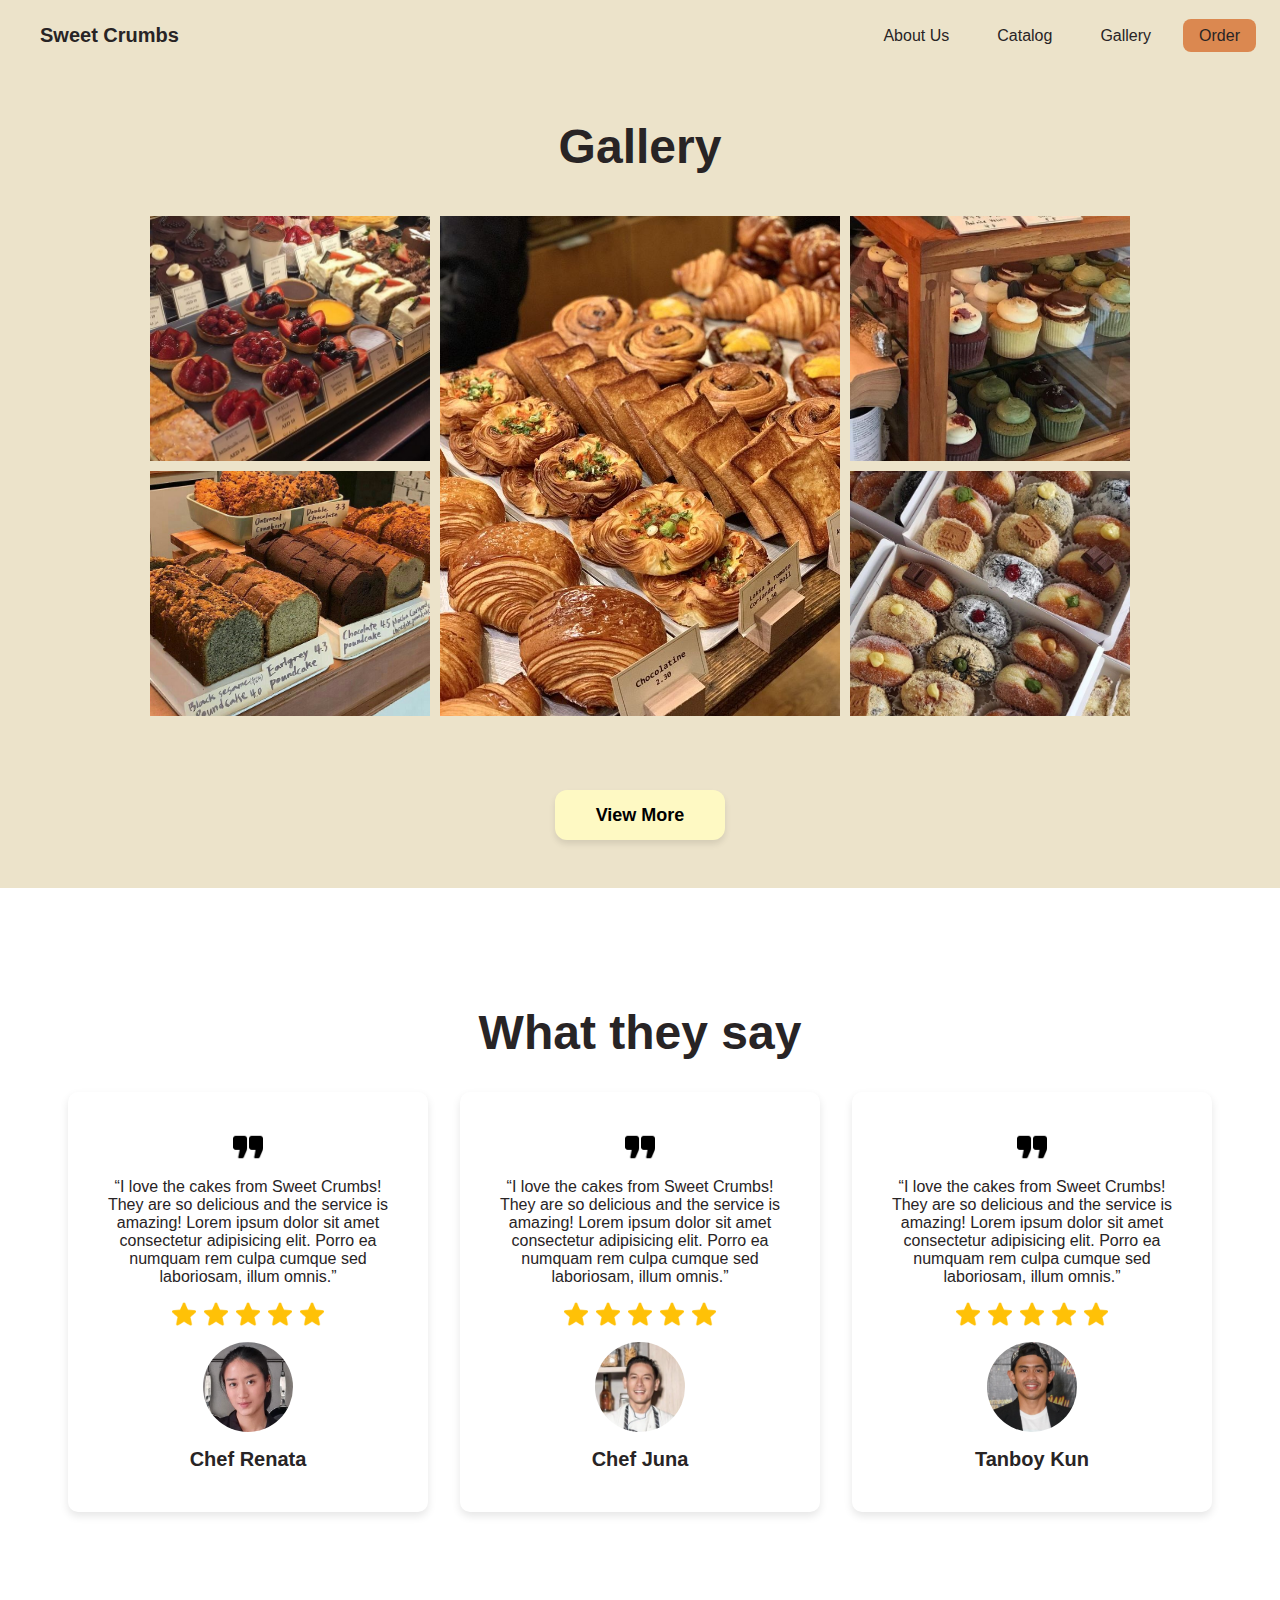
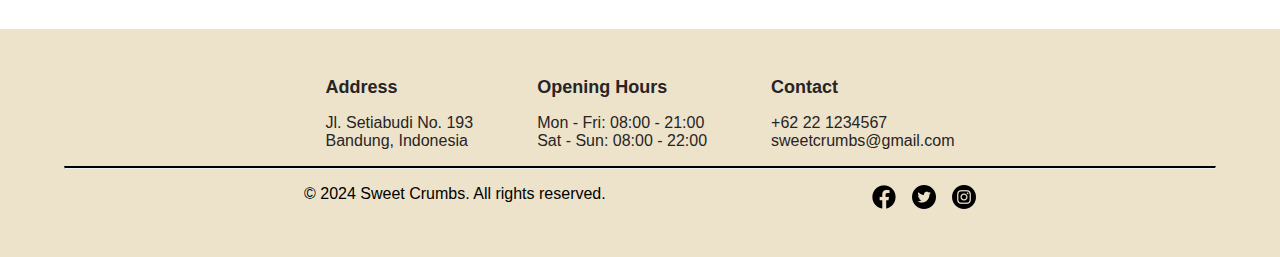
<file: index.html>
<!DOCTYPE html>
<html>
  <head>
    <meta charset="UTF-8" />
    <meta name="viewport" content="width=device-width, initial-scale=1.0" />
    <title>Sweet Crumbs</title>
    <link rel="stylesheet" href="./css/styles.css" />
  </head>
  <body>
    <nav class="navbar">
      <div>
        <a href="#" class="navbar-brand">Sweet Crumbs</a>
      </div>
      <ul class="navbar-menu">
        <li><a href="#">About Us</a></li>
        <li><a href="#">Catalog</a></li>
        <li><a href="#">Gallery</a></li>
        <li><a id="order-button" href="#">Order</a></li>
      </ul>
    </nav>
    <section class="gallery-section">
      <h1 class="gallery-title">Gallery</h1>
      <div class="gallery-container">
          <div class="gallery-column left">
              <div class="gallery-item small-image">
                  <img src="images/bakery2.jpeg" alt="gallery1">
              </div>
              <div class="gallery-item small-image">
                  <img src="images/bakery3.jpeg" alt="gallery2">
              </div>
          </div>
          <div class="gallery-item large-image">
              <img src="images/bakery.jpeg" alt="gallery3">
          </div>
          <div class="gallery-column right">
              <div class="gallery-item small-image">
                  <img src="images/bakery4.jpeg" alt="gallery4">
              </div>
              <div class="gallery-item small-image">
                  <img src="images/bakery5.jpeg" alt="gallery5">
              </div>
          </div>
      </div>
      <button class="view-more-btn">
        <p>View More</p>
      </button>
    </section>
    <section class="testimoni">
      <h1>What they say</h1>
      <div class="testimoni-container">
          <div class="testimoni-card">
              <img src="images/quote.png" alt="quote" class="quote">
              <p>“I love the cakes from Sweet Crumbs! They are so delicious and the service is amazing! Lorem ipsum dolor sit amet consectetur adipisicing elit. Porro ea numquam rem culpa cumque sed laboriosam, illum omnis.”</p>
              <div class="rating">
                  <img src="images/star.png" alt="rating">
                  <img src="images/star.png" alt="rating">
                  <img src="images/star.png" alt="rating">
                  <img src="images/star.png" alt="rating">
                  <img src="images/star.png" alt="rating">
              </div>
              <img src="images/chef.png" alt="chef" class="chef">
              <h4>Chef Renata</h4>
          </div>
          <div class="testimoni-card">
              <img src="images/quote.png" alt="quote" class="quote">
              <p>“I love the cakes from Sweet Crumbs! They are so delicious and the service is amazing! Lorem ipsum dolor sit amet consectetur adipisicing elit. Porro ea numquam rem culpa cumque sed laboriosam, illum omnis.”</p>
              <div class="rating">
                  <img src="images/star.png" alt="rating">
                  <img src="images/star.png" alt="rating">
                  <img src="images/star.png" alt="rating">
                  <img src="images/star.png" alt="rating">
                  <img src="images/star.png" alt="rating">
              </div>
              <img src="images/chef2.png" alt="chef" class="chef">
              <h4>Chef Juna</h4>
          </div>
          <div class="testimoni-card">
              <img src="images/quote.png" alt="quote" class="quote">
              <p>“I love the cakes from Sweet Crumbs! They are so delicious and the service is amazing! Lorem ipsum dolor sit amet consectetur adipisicing elit. Porro ea numquam rem culpa cumque sed laboriosam, illum omnis.”</p>
              <div class="rating">
                  <img src="images/star.png" alt="rating">
                  <img src="images/star.png" alt="rating">
                  <img src="images/star.png" alt="rating">
                  <img src="images/star.png" alt="rating">
                  <img src="images/star.png" alt="rating">
              </div>
              <img src="images/chef3.png" alt="chef" class="chef">
              <h4>Tanboy Kun</h4>
          </div>
      </div>
    </section>
    <footer class="footer">
      <div class="footer-content">
          <div class="footer-section">
              <h4>Address</h4>
              <p>Jl. Setiabudi No. 193</p>
              <p>Bandung, Indonesia</p>
          </div>
          <div class="footer-section">
              <h4>Opening Hours</h4>
              <p>Mon - Fri: 08:00 - 21:00</p>
              <p>Sat - Sun: 08:00 - 22:00</p>
          </div>
          <div class="footer-section">
              <h4>Contact</h4>
              <p>+62 22 1234567</p>
              <p>sweetcrumbs@gmail.com</p>
          </div>
      </div>
      <hr class="footer-divider">
      <div class="footer-bottom">
          <p class="footer-copyright">© 2024 Sweet Crumbs. All rights reserved.</p>
          <div class="footer-social">
              <img src="images/facebook.png" alt="facebook">
              <img src="images/twitter.png" alt="twitter">
              <img src="images/instagram.png" alt="instagram">
          </div>
      </div>
    </footer>
  </body>
</html>
</file>
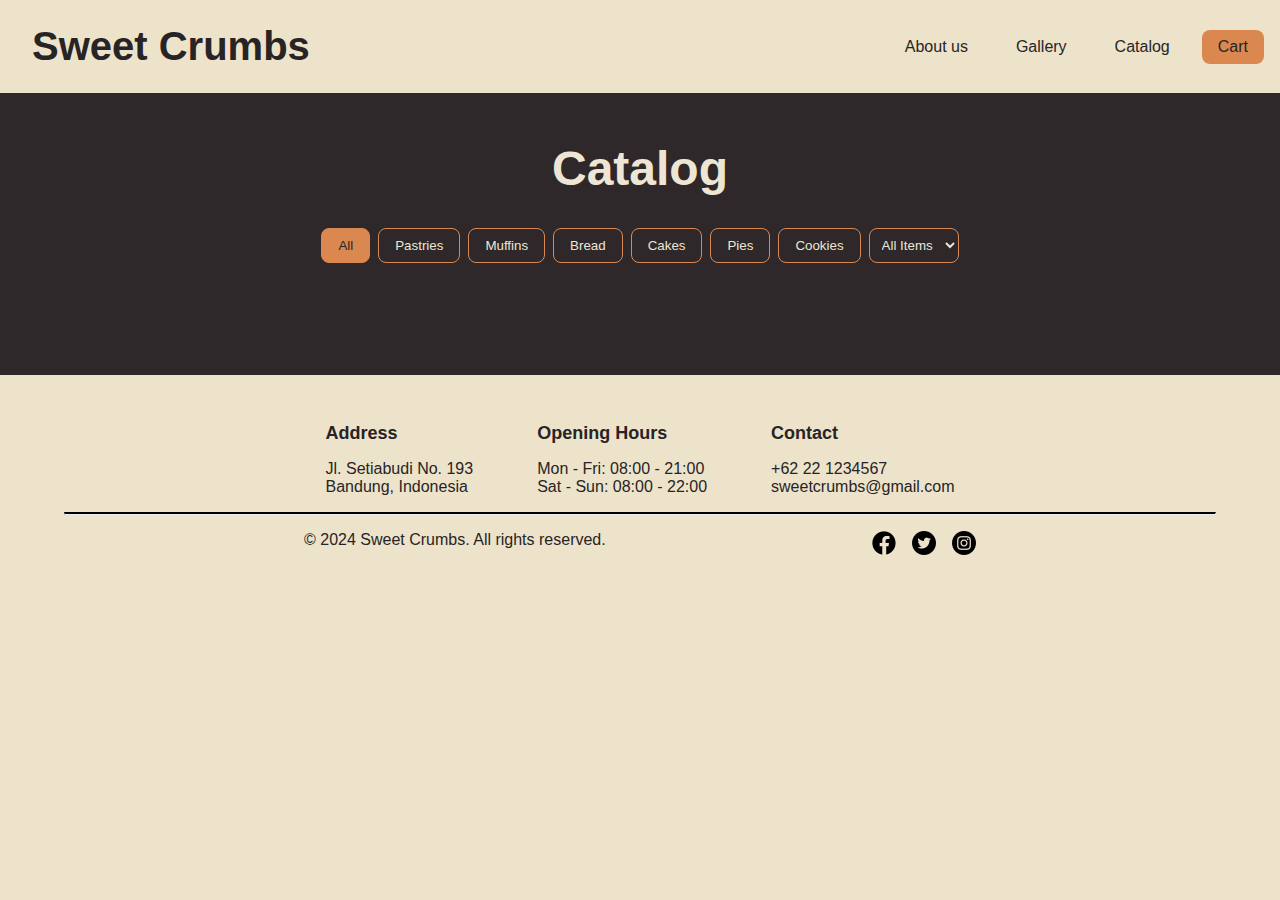
<file: src/catalog.html>
<!DOCTYPE html>
<html lang="en">

<head>
  <meta charset="UTF-8">
  <meta name="viewport" content="width=device-width, initial-scale=1.0">
  <title>Sweet Crumbs | Catalog</title>
  <link rel="stylesheet" href="styles.css">
  <link rel="icon" href="icon.jpeg" type="image/jpeg">
</head>

<body>
  <nav class="navbar">
    <a href="index.html#" class="navbar-brand">
      <h1>
        Sweet Crumbs
      </h1>
    </a>

    <input type="checkbox" id="navbar-check">
    <div class="navbar-header">
    </div>

    <div class="navbar-btn">
      <label for="navbar-check">
        <span></span>
        <span></span>
        <span></span>
      </label>
    </div>

    <div class="navbar-menu">
      <a href="index.html#about">About us</a>
      <a href="gallery.html">Gallery</a>
      <a href="#">Catalog</a>
      <a id="order-button">Cart</a>
    </div>
  </nav>
  <div class="wrapper">
    <h1 class="title title-catalog">Catalog</h1>
    <div class="filter-button">
      <button class="active">All</button>
      <button>Pastries</button>
      <button>Muffins</button>
      <button>Bread</button>
      <button>Cakes</button>
      <button>Pies</button>
      <button>Cookies</button>
      <select id="showRows">
        <option>All Items</option>
        <option value="5">5</option>
        <option value="10">10</option>
        <option value="15">15</option>
        <option value="20">20</option>
        <option value="30">30</option>
        <option value="50">50</option>
      </select>
    </div>
    <div class="grid cards-container"></div>
  </div>

  <!-- Cart sidebar Section -->
  <section class="cart-sidebar" id="cartSidebar"> 
    <h2>Your Cart</h2>
    <ul class="cart-items"></ul>
    <p class="cart-total">Total: $0</p>
    <button class="checkout-btn">Checkout <span id="total-items"></span></button>
  </section>


  <!-- Footer -->
  <footer class="footer">
    <div class="footer-content">
      <div class="footer-section">
        <h4>Address</h4>
        <p>Jl. Setiabudi No. 193</p>
        <p>Bandung, Indonesia</p>
      </div>
      <div class="footer-section">
        <h4>Opening Hours</h4>
        <p>Mon - Fri: 08:00 - 21:00</p>
        <p>Sat - Sun: 08:00 - 22:00</p>
      </div>
      <div class="footer-section">
        <h4>Contact</h4>
        <p>+62 22 1234567</p>
        <p>sweetcrumbs@gmail.com</p>
      </div>
    </div>
    <hr class="footer-divider">
    <div class="footer-bottom">
      <p class="footer-copyright">© 2024 Sweet Crumbs. All rights reserved.</p>
      <div class="footer-social">
        <img src="../images/facebook.png" alt="facebook">
        <img src="../images/twitter.png" alt="twitter">
        <img src="../images/instagram.png" alt="instagram">
      </div>
    </div>
  </footer>
  <script src="script.js"></script>

</body>

</html>
</file>
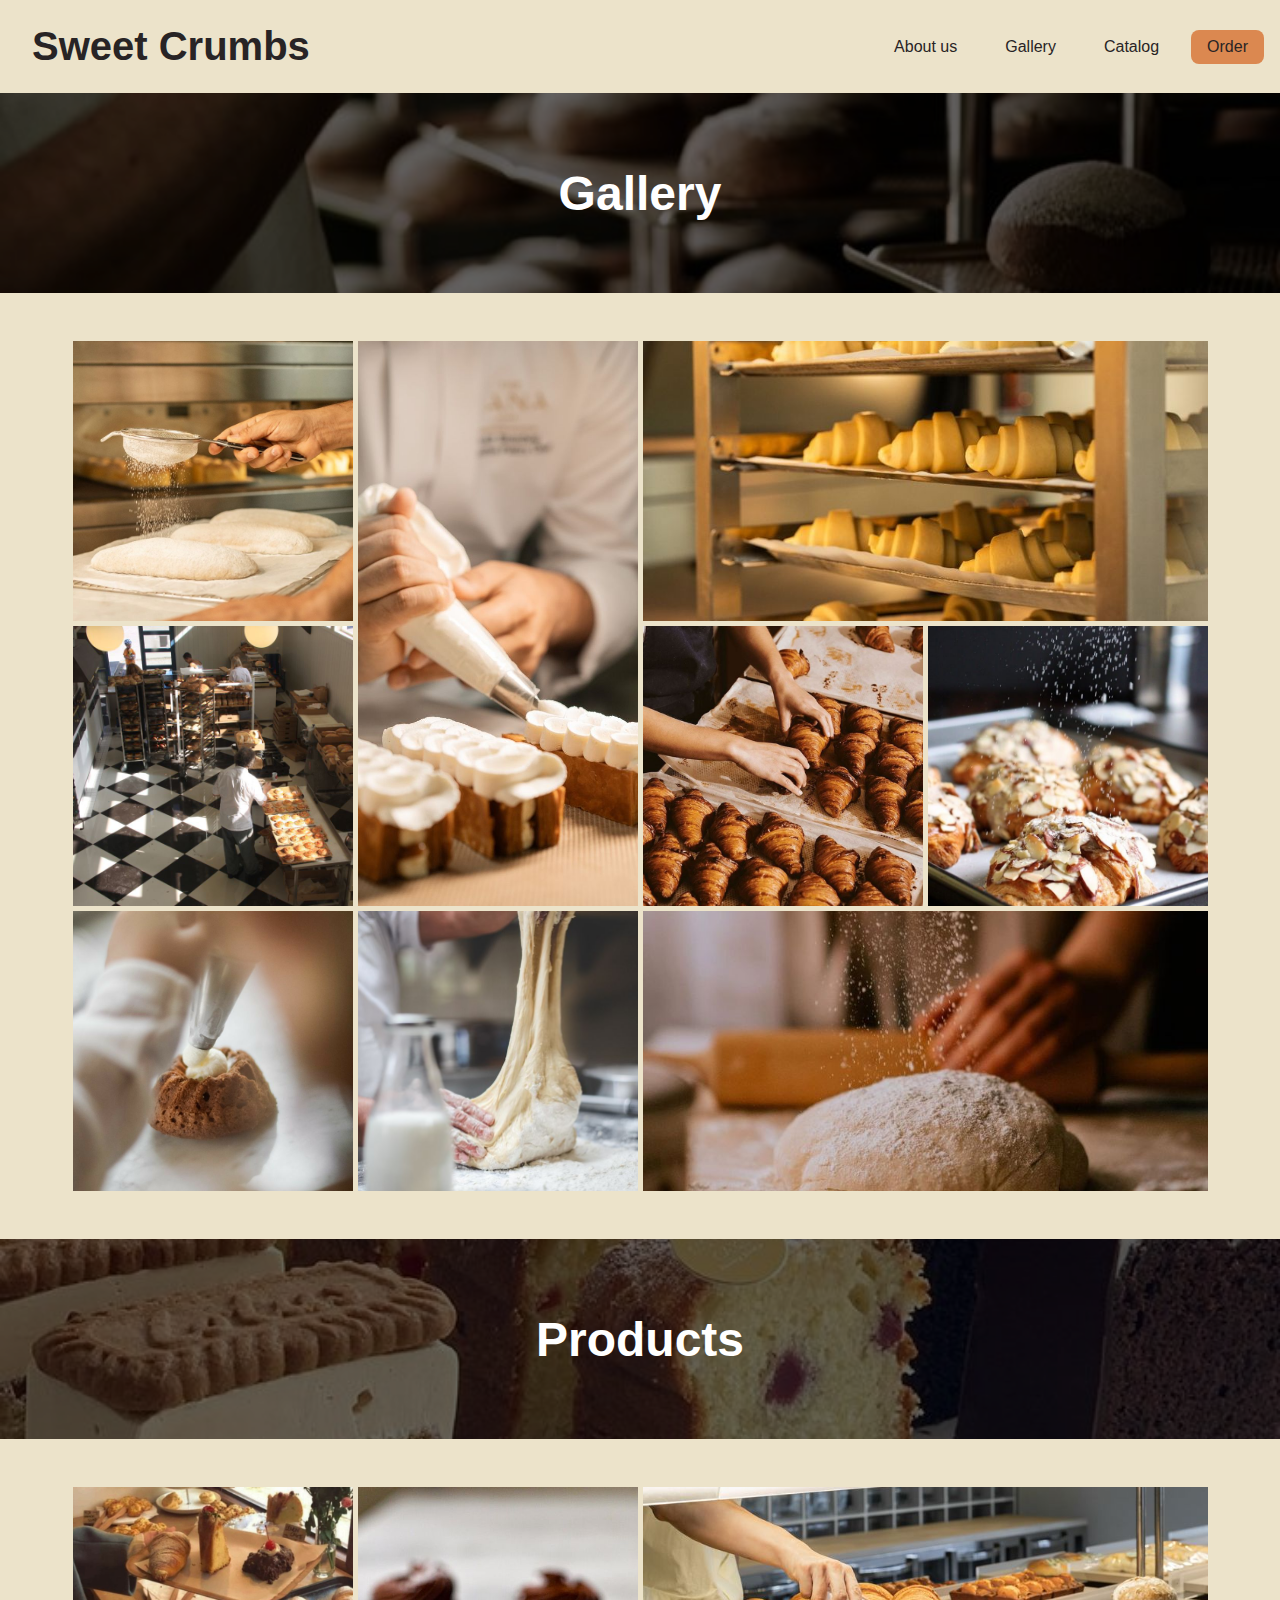
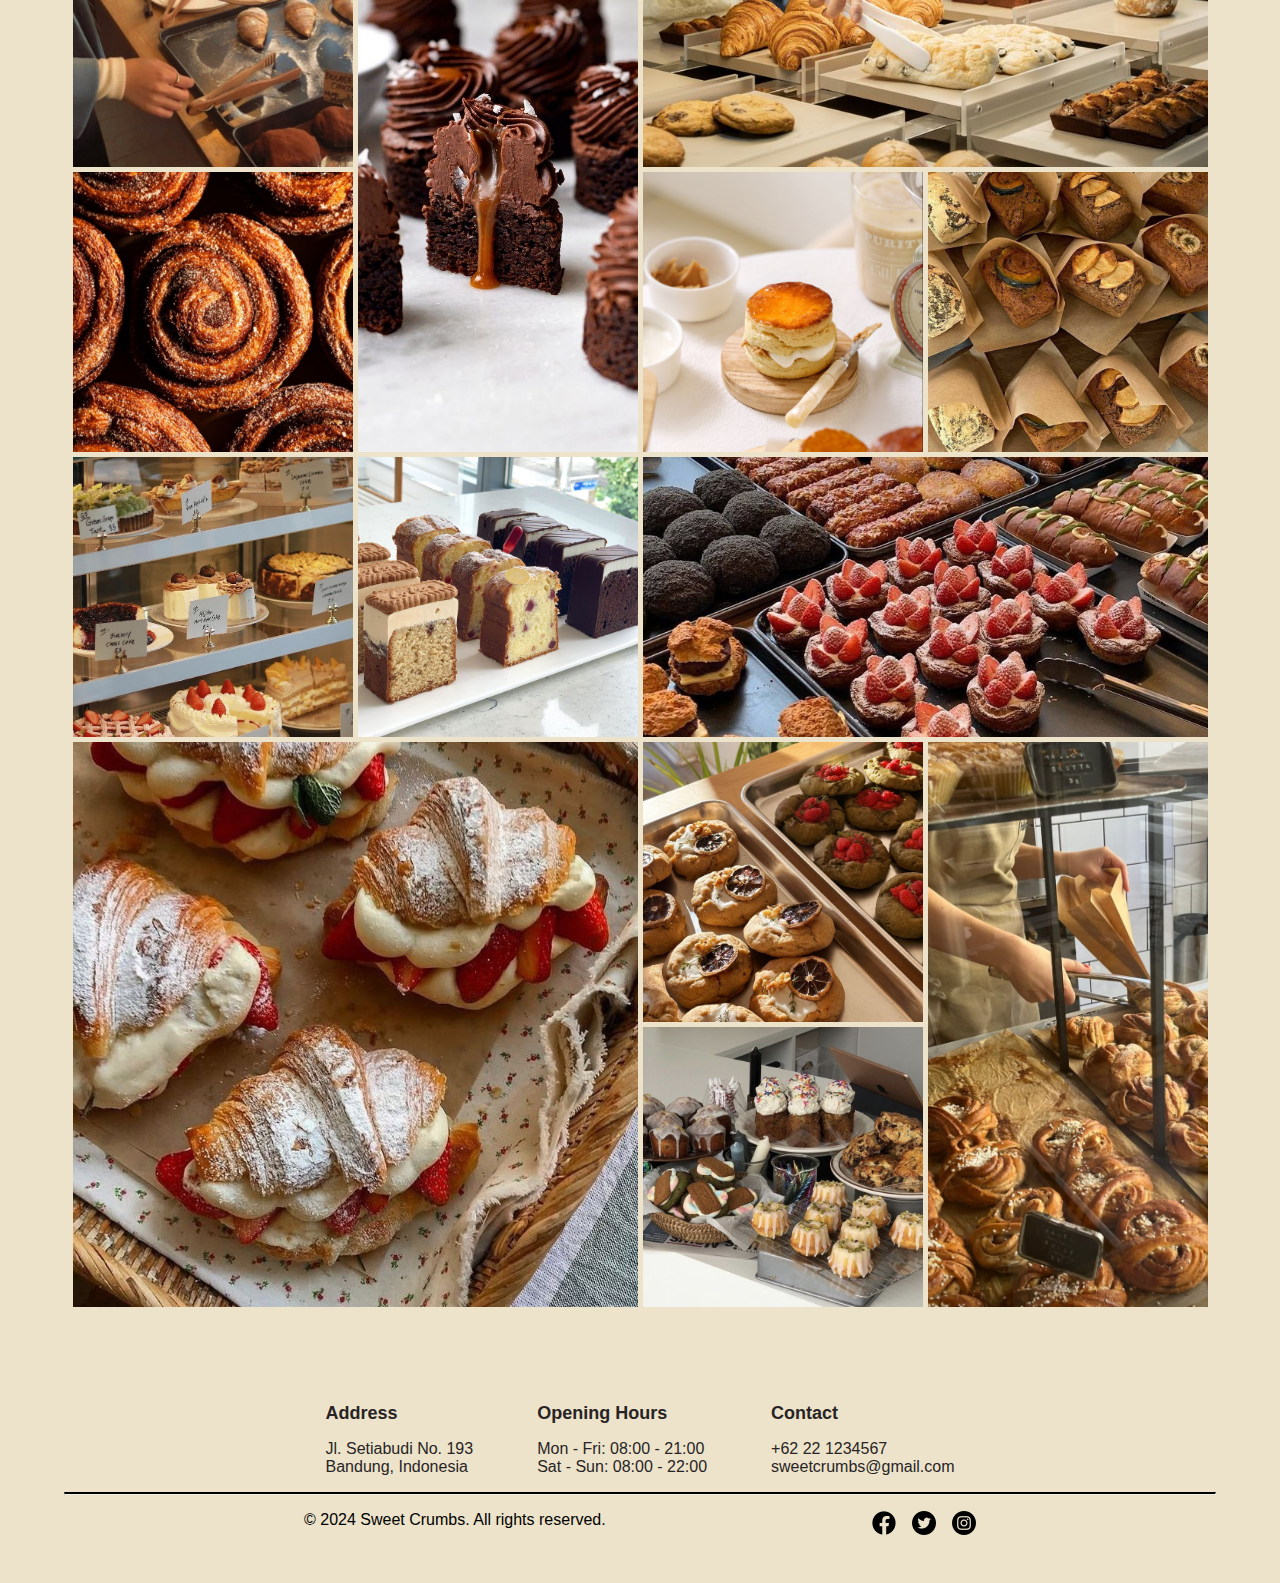
<file: src/gallery.html>
<!DOCTYPE html>
<html lang="en">
<head>
    <meta charset="UTF-8">
    <meta name="viewport" content="width=device-width, initial-scale=1.0">
    <title>Sweet Crumbs | Gallery</title>
    <link rel="stylesheet" href="styles2.css" />
</head>
<body>
    <nav class="navbar">
        <a href="#" class="navbar-brand">
          <h1>
            Sweet Crumbs
          </h1>
        </a>
        <input type="checkbox" id="navbar-check">
        <div class="navbar-header">
        </div>
        <div class="navbar-btn">
          <label for="navbar-check">
            <span></span>
            <span></span>
            <span></span>
          </label>
        </div>
        <div class="navbar-menu">
          <a href="index.html">About us</a>
          <a href="#">Gallery</a>
          <a href="catalog/catalog.html">Catalog</a>
          <a id="order-button" href="#">Order</a>
        </div>
      </nav>
    <header class="header1">
        <h1 class="header-title">Gallery</h1>
    </header>
    <section class="gallery-container">
        <div class="gallery">
            <div class="gallery-column">
                <div class="gallery-row">
                    <div class="gallery-column">
                        <div class="gallery-item gallery-item-small">
                            <img src="images/gallery/bake1.jpeg" alt="gallery1">
                        </div>
                        <div class="gallery-item gallery-item-small">
                            <img src="images/gallery/bake3.jpeg" alt="gallery2">
                        </div>
                    </div>
                    <div class="gallery-item gallery-item-tall">
                        <img src="images/gallery/bake2.jpeg" alt="gallery3">
                    </div>
                </div>
                <div class="gallery-row">
                    <div class="gallery-item gallery-item-small">
                        <img src="images/gallery/bake7.jpeg" alt="gallery4">
                    </div>
                    <div class="gallery-item gallery-item-small">
                        <img src="images/gallery/bake8.jpeg" alt="gallery5">
                    </div>
                </div>
            </div>
            <div class="gallery-column">
                <div class="gallery-item gallery-item-large">
                    <img src="images/gallery/bake.jpeg" alt="gallery6">
                </div>
                <div class="gallery-row">
                    <div class="gallery-item gallery-item-small">
                        <img src="images/gallery/bake5.jpeg" alt="gallery7">
                    </div>
                    <div class="gallery-item gallery-item-small">
                        <img src="images/gallery/bake6.jpeg" alt="gallery8">
                    </div>
                </div>
                <div class="gallery-item gallery-item-large">
                    <img src="images/gallery/bake9.jpeg" alt="gallery9">
                </div>
            </div>
        </div>
    </section>
    <header class="header2">
        <h1 class="header-title">Products</h1>
    </header>
    <section class="gallery-container">
        <div class="gallery">
            <div class="gallery-column">
                <div class="gallery-row">
                    <div class="gallery-column">
                        <div class="gallery-item gallery-item-small">
                            <img src="images/gallery/bakery1.jpeg" alt="gallery1">
                        </div>
                        <div class="gallery-item gallery-item-small">
                            <img src="images/gallery/cake.jpeg" alt="gallery2">
                        </div>
                    </div>
                    <div class="gallery-item gallery-item-tall">
                        <img src="images/gallery/cake2.jpeg" alt="gallery3">
                    </div>
                </div>
                <div class="gallery-row">
                    <div class="gallery-item gallery-item-small">
                        <img src="images/gallery/cake6.jpeg" alt="gallery4">
                    </div>
                    <div class="gallery-item gallery-item-small">
                        <img src="images/gallery/cake5.jpeg" alt="gallery5">
                    </div>
                </div>
                <div class="gallery-item gallery-item-big">
                    <img src="images/gallery/cake11.jpeg" alt="gallery5">
                </div>
            </div>
            <div class="gallery-column">
                <div class="gallery-item gallery-item-large">
                    <img src="images/gallery/bakery.jpeg" alt="gallery6">
                </div>
                <div class="gallery-row">
                    <div class="gallery-item gallery-item-small">
                        <img src="images/gallery/cake3.jpeg" alt="gallery7">
                    </div>
                    <div class="gallery-item gallery-item-small">
                        <img src="images/gallery/cake4.jpeg" alt="gallery8">
                    </div>
                </div>
                <div class="gallery-item gallery-item-large">
                    <img src="images/gallery/cake7.jpeg" alt="gallery9">
                </div>
                <div class="gallery-row">
                    <div class="gallery-column">
                        <div class="gallery-item gallery-item-small">
                            <img src="images/gallery/cake8.jpeg" alt="gallery10">
                        </div>
                        <div class="gallery-item gallery-item-small">
                            <img src="images/gallery/cake9.jpeg" alt="gallery11">
                        </div>
                    </div>
                    <div class="gallery-item gallery-item-tall">
                        <img src="images/gallery/cake10.jpeg" alt="gallery12">
                    </div>
            </div>
        </div>
    </section>
    <footer class="footer">
        <div class="footer-content">
            <div class="footer-section">
                <h4>Address</h4>
                <p>Jl. Setiabudi No. 193</p>
                <p>Bandung, Indonesia</p>
            </div>
            <div class="footer-section">
                <h4>Opening Hours</h4>
                <p>Mon - Fri: 08:00 - 21:00</p>
                <p>Sat - Sun: 08:00 - 22:00</p>
            </div>
            <div class="footer-section">
                <h4>Contact</h4>
                <p>+62 22 1234567</p>
                <p>sweetcrumbs@gmail.com</p>
            </div>
        </div>
        <hr class="footer-divider">
        <div class="footer-bottom">
            <p class="footer-copyright">© 2024 Sweet Crumbs. All rights reserved.</p>
            <div class="footer-social">
                <img src="images/facebook.png" alt="facebook">
                <img src="images/twitter.png" alt="twitter">
                <img src="images/instagram.png" alt="instagram">
            </div>
        </div>
      </footer>
</body>
</html>
</file>
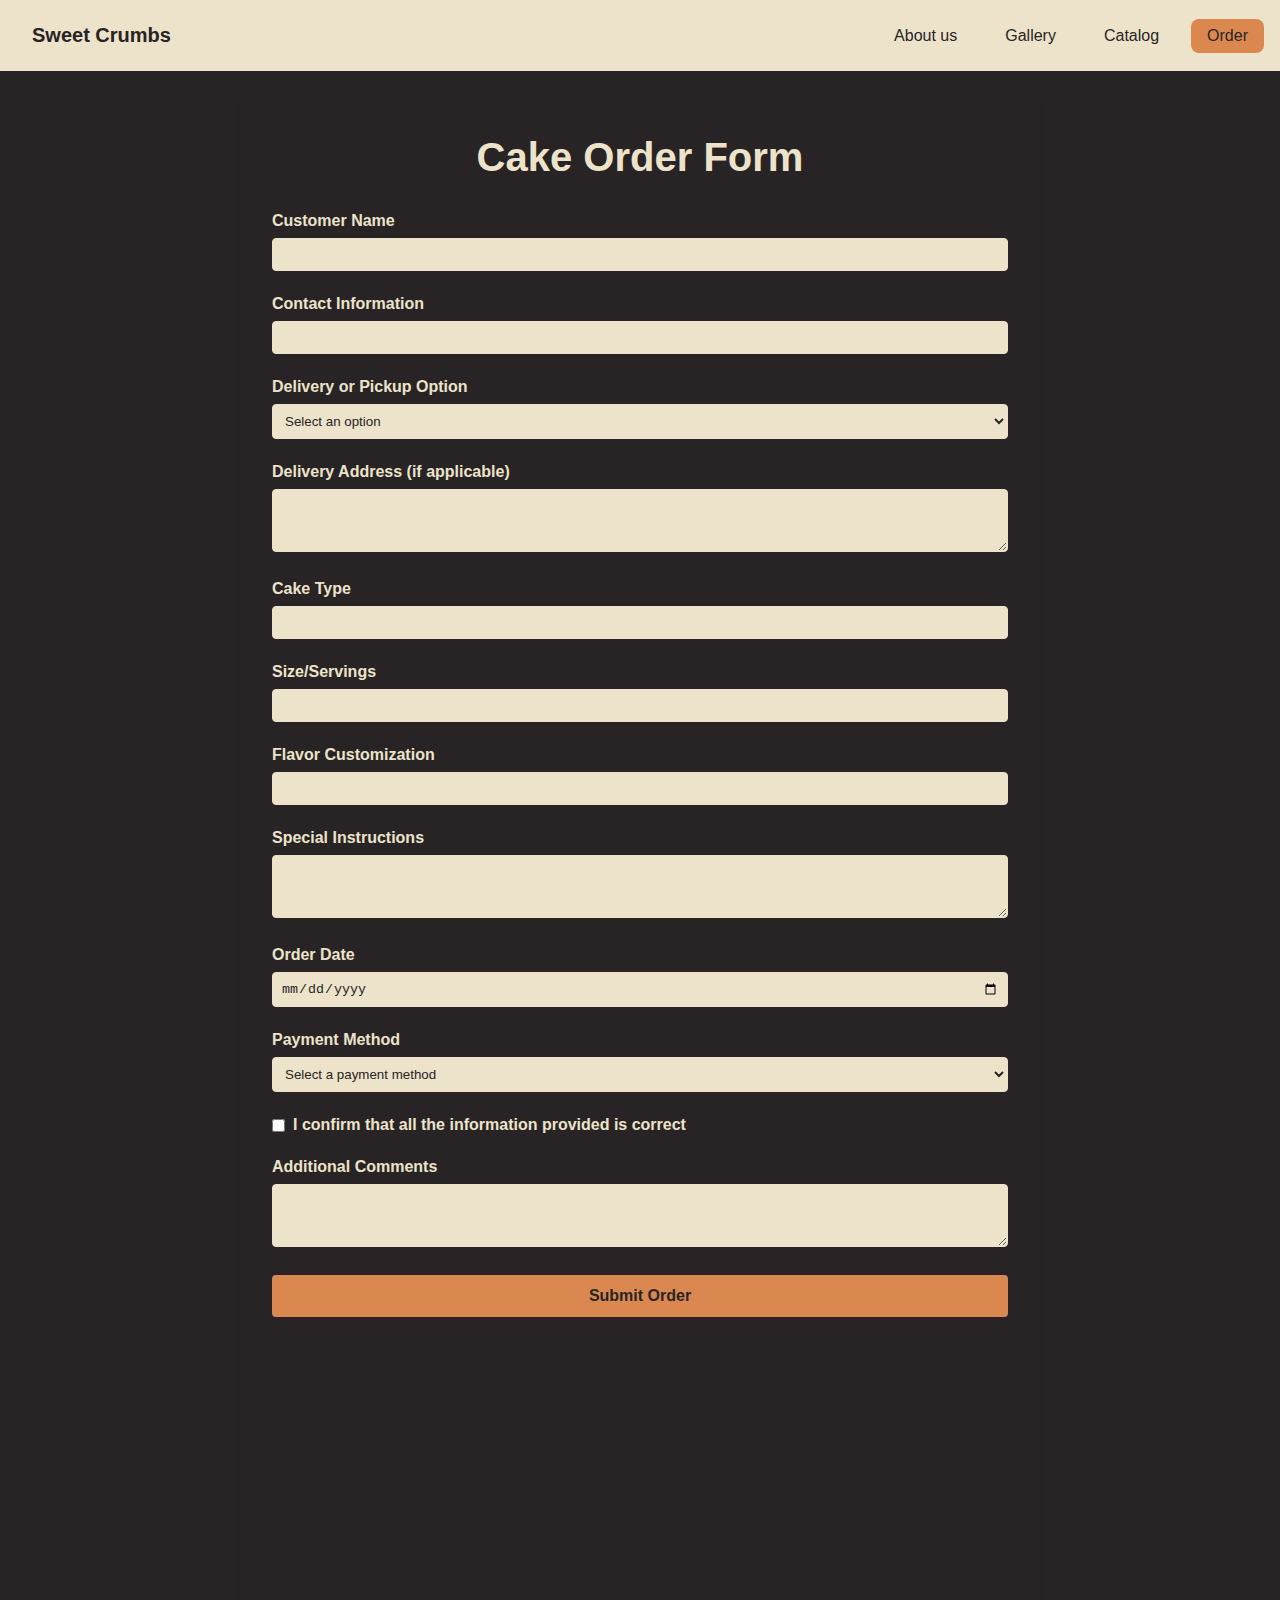
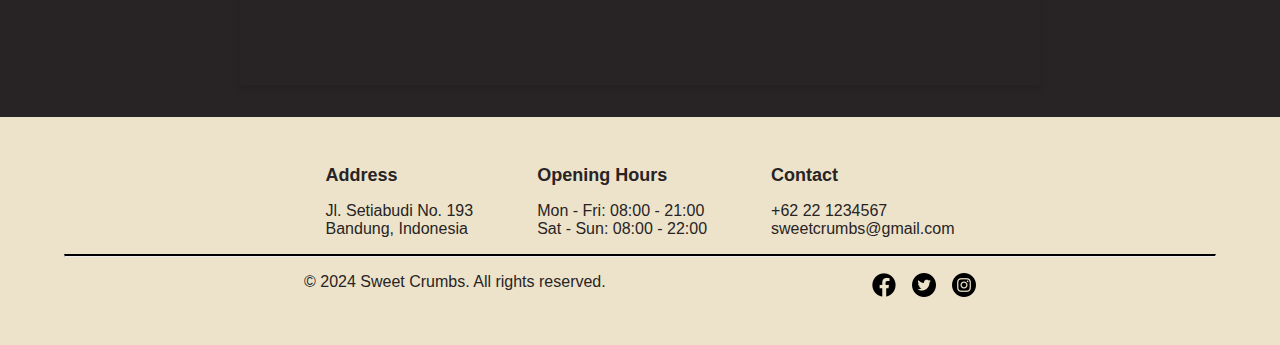
<file: src/order.html>
<!DOCTYPE html>
<html lang="en">

<head>
  <meta charset="UTF-8">
  <meta name="viewport" content="width=device-width, initial-scale=1.0">
  <title>Sweet Crumbs | Order</title>
  <link rel="icon" href="icon.jpeg" type="image/jpeg">
  <link rel="stylesheet" href="order.css">
</head>

<body>
  <nav class="navbar">
    <a href="index.html#" class="navbar-brand">
      <h1>Sweet Crumbs</h1>
    </a>
    <input type="checkbox" id="navbar-check">
    <div class="navbar-header"></div>
    <div class="navbar-btn">
      <label for="navbar-check">
        <span></span>
        <span></span>
        <span></span>
      </label>
    </div>
    <div class="navbar-menu">
      <a href="index.html#about">About us</a>
      <a href="gallery.html">Gallery</a>
      <a href="catalog.html">Catalog</a>
      <a id="order-button" href="#">Order</a>
    </div>
  </nav>

  <main class="container">
    <h2>Cake Order Form</h2>
    <form id="cake-order-form">
      <div class="form-group">
        <label for="name">Customer Name</label>
        <input type="text" id="name" name="name" required>
      </div>

      <div class="form-group">
        <label for="contact">Contact Information</label>
        <input type="text" id="contact" name="contact" required>
      </div>

      <div class="form-group">
        <label for="delivery-option">Delivery or Pickup Option</label>
        <select id="delivery-option" name="delivery-option" required>
          <option value="">Select an option</option>
          <option value="delivery">Delivery</option>
          <option value="pickup">Pickup</option>
        </select>
      </div>

      <div class="form-group">
        <label for="address">Delivery Address (if applicable)</label>
        <textarea id="address" name="address" rows="3"></textarea>
      </div>

      <div class="form-group">
        <label for="cake-type">Cake Type</label>
        <input type="text" id="cake-type" name="cake-type" required>
      </div>

      <div class="form-group">
        <label for="size">Size/Servings</label>
        <input type="text" id="size" name="size" required>
      </div>

      <div class="form-group">
        <label for="flavor">Flavor Customization</label>
        <input type="text" id="flavor" name="flavor" required>
      </div>

      <div class="form-group">
        <label for="instructions">Special Instructions</label>
        <textarea id="instructions" name="instructions" rows="3"></textarea>
      </div>

      <div class="form-group">
        <label for="order-date">Order Date</label>
        <input type="date" id="order-date" name="order-date" required>
      </div>

      <div class="form-group">
        <label for="payment">Payment Method</label>
        <select id="payment" name="payment" required>
          <option value="">Select a payment method</option>
          <option value="credit-card">Credit Card</option>
          <option value="qris">Qris</option>
          <option value="cash">Cash on Delivery</option>
        </select>
      </div>

      <div class="form-group">
        <label class="checkbox-label">
          <input type="checkbox" id="confirmation" name="confirmation" required>
          I confirm that all the information provided is correct
        </label>
      </div>

      <div class="form-group">
        <label for="comments">Additional Comments</label>
        <textarea id="comments" name="comments" rows="3"></textarea>
      </div>

      <button type="submit" class="submit-button">Submit Order</button>
    </form>
    <iframe
      src="https://www.google.com/maps/embed?pb=!1m18!1m12!1m3!1d3961.200537730243!2d107.5911446749959!3d-6.8665563931320595!2m3!1f0!2f0!3f0!3m2!1i1024!2i768!4f13.1!3m3!1m2!1s0x2e68e6be237133af%3A0x1637c744e3cdaab3!2sJl.%20Dr.%20Setiabudi%20No.193%2C%20Gegerkalong%2C%20Kec.%20Sukasari%2C%20Kota%20Bandung%2C%20Jawa%20Barat%2040153!5e0!3m2!1sen!2sid!4v1727534147632!5m2!1sen!2sid"
      allowfullscreen="" loading="lazy"></iframe>
  </main>
  <footer class="footer">
    <div class="footer-content">
      <div class="footer-section">
        <h4>Address</h4>
        <p>Jl. Setiabudi No. 193</p>
        <p>Bandung, Indonesia</p>
      </div>
      <div class="footer-section">
        <h4>Opening Hours</h4>
        <p>Mon - Fri: 08:00 - 21:00</p>
        <p>Sat - Sun: 08:00 - 22:00</p>
      </div>
      <div class="footer-section">
        <h4>Contact</h4>
        <p>+62 22 1234567</p>
        <p>sweetcrumbs@gmail.com</p>
      </div>
    </div>
    <hr class="footer-divider">
    <div class="footer-bottom">
      <p>© 2024 Sweet Crumbs. All rights reserved.</p>
      <div class="footer-social">
        <img src="images/facebook.png" alt="facebook">
        <img src="images/twitter.png" alt="twitter">
        <img src="images/instagram.png" alt="instagram">
      </div>
    </div>
  </footer>
</body>

</html>
</file>
<file: src/styles2.css>
/* Set variables*/

:root {
    --base: #ece3ca;
    --base-content: #282425;
    --neutral: #2e282a;
    --neutral-content: #ede6d4;
    --accent: #db8850;
    --accent-content: #282425;
}
  
/* Reset and base styles */
  
* {
    box-sizing: border-box;
    margin: 0;
    padding: 0;
}
  
body {
    font-family: Arial, sans-serif;
    background-color: var(--base);
    color: var(--base-content);
}
  
/* Navbar styles */
.navbar {
    display: flex;
    z-index: 10;
    position: sticky;
    top: 0;
    justify-content: space-between;
    align-items: center;
    padding: 1rem;
    background-color: var(--base);
  }
  
  #navbar-check {
    display: none;
  }
  
  /* Navbar Brand */
  .navbar-brand {
    font-size: 1.25rem;
    font-weight: bold;
    text-decoration: none;
    color: var(--base-content);
    padding: 0.5rem 1rem;
    border-radius: 0.5rem;
    transition: background-color 0.3s;
  }
  
  .navbar-brand:hover {
    background-color: rgba(0, 0, 0, 0.1);
  }
  
  /* Order Button Style */
  #order-button {
    border-radius: 0.5rem;
    background-color: var(--accent);
    color: var(--accent-content);
    transition: box-shadow 0.7s;
  }
  
  #order-button:hover {
    box-shadow: 1px 1px 3px 0px rgba(0, 0, 0, 0.1);
  }
  
  /* Navbar Menu */
  .navbar-menu {
    display: flex;
    list-style-type: none;
    font-size: 1rem;
  }
  
  /* Links in the Navbar */
  .navbar-menu a {
    margin-left: 1rem;
    text-decoration: none;
    color: var(--base-content);
    padding: 0.5rem 1rem;
    border-radius: 0.5rem;
    transition: background-color 0.3s;
  }
  
  .navbar-menu a:hover {
    background-color: rgba(0, 0, 0, 0.1);
  }
  
  /* Hamburger Button */
  .navbar-btn {
    display: none;
  }
  
  /* RESPONSIVE NAVBAR */
  
  @media (max-width: 728px) {
    .navbar {
      flex-wrap: wrap;
    }
  
    .navbar-brand {
      flex-grow: 1;
    }
  
    .navbar-menu {
      display: none;
      flex-direction: column;
      width: 100%;
      background-color: var(--base);
      padding: 1rem;
      order: 3;
    }
  
    .navbar-menu a {
      margin: 0.5rem 0;
    }
  
    /* Hamburger Button */
    .navbar-btn {
      display: block;
      order: 2;
    }
  
    .navbar-btn label {
      display: flex;
      flex-direction: column;
      justify-content: space-around;
      width: 30px;
      height: 30px;
      padding: 5px;
      cursor: pointer;
    }
  
    .navbar-btn label span {
      display: block;
      width: 25px;
      height: 2px;
      background-color: var(--base-content);
      transition: 0.4s ease;
    }
  
    /* Show menu when checkbox is checked */
    #navbar-check:checked ~ .navbar-menu {
      display: flex;
    }
  
    /* Hamburger animation */
    #navbar-check:checked ~ .navbar-btn label span:nth-child(1) {
      transform: rotate(-45deg) translate(-5px, 5px);
    }
  
    #navbar-check:checked ~ .navbar-btn label span:nth-child(2) {
      opacity: 0;
    }
  
    #navbar-check:checked ~ .navbar-btn label span:nth-child(3) {
      transform: rotate(45deg) translate(-5px, -5px);
    }
  }
/* END NAVBAR */

/* gallery style */
.header1 {
    position: relative;
    width: 100%;
    height: 200px;
    background-image: url('./images/gallery/bake4.jpeg');
    background-size: cover;
    background-position: center;
    display: flex;
    justify-content: center;
    align-items: center;
}

.header1::before {
    content: '';
    position: absolute;
    top: 0;
    left: 0;
    right: 0;
    bottom: 0;
    background-color: rgba(0, 0, 0, 0.6);
}

.header2 {
    position: relative;
    width: 100%;
    height: 200px;
    background-image: url('./images/gallery/cake5.jpeg');
    background-size: cover;
    background-position: center;
    display: flex;
    justify-content: center;
    align-items: center;
}

.header2::before {
    content: '';
    position: absolute;
    top: 0;
    left: 0;
    right: 0;
    bottom: 0;
    background-color: rgba(0, 0, 0, 0.6);
}

.header-title {
    position: relative;
    color: white;
    font-size: 3rem;
    font-weight: bold;
}

.gallery-container {
    width: 100%;
    display: flex;
    justify-content: center;
    align-items: center;
    padding: 3rem 1rem;
}

.gallery {
    max-width: 1200px;
    display: flex;
    gap: 5px;
}

.gallery-column {
    display: flex;
    flex-direction: column;
    gap: 5px;
}

.gallery-item {
    overflow: hidden;
}

.gallery-item img {
    width: 100%;
    height: 100%;
    object-fit: cover;
    display: block;
}

.gallery-row {
    display: flex;
    gap: 5px;
}

.gallery-item-small {
    width: 280px;
    height: 280px;
}

.gallery-item-large {
    width: 565px;
    height: 280px;
}

.gallery-item-tall {
    width: 280px;
    height: 565px;
}

.gallery-item-big {
    width: 565px;
    height: 565px;
}

@media (max-width: 1240px) {
    .gallery {
        flex-direction: column;
    }

    .gallery-column, .gallery-row {
        width: 100%;
    }

    .gallery-item-small, .gallery-item-large, .gallery-item-tall, .gallery-item-big {
        width: 100%;
        height: auto;
    }

    .gallery-item-small img, .gallery-item-large img {
        height: 50vw;
        max-height: 280px;
    }

    .gallery-item-tall img {
        height: calc(100vw + 5px);
        max-height: 565px;
    }
}

@media (max-width: 768px) {
    .header-title {
        font-size: 2rem;
    }
}

/* footer styles */
.footer {
    width: 100%;
    height: fit-content;
    display: flex;
    flex-direction: column;
    justify-content: center;
    align-items: center;
    padding-top: 3rem;
    padding-bottom: 3rem;
  }
  
  .footer-content {
    display: flex;
    flex-direction: row;
    flex-wrap: wrap;
    gap: 2rem;
    padding-left: 4rem;
    padding-right: 4rem;
  }
  
  .footer-section {
    display: flex;
    flex-direction: column;
  }
  
  .footer-section h4 {
    font-weight: 600;
    font-size: 18px;
    margin-bottom: 1rem;
  }
  
  .footer-section p {
    margin: 0;
  }
  
  .footer-divider {
    width: 90%;
    border-top: 2px solid #000000;
    margin-top: 1rem;
  }
  
  .footer-bottom {
    max-width: 800px;
    width: 100%;
    display: flex;
    flex-direction: row;
    margin-top: 1rem;
    padding-left: 4rem;
    padding-right: 4rem;
    justify-content: space-between;
  }
  
  .footer-copyright {
    color: #000000;
  }
  
  .footer-social {
    display: flex;
    flex-direction: row;
    gap: 1rem;
  }
  
  .footer-social img {
    width: 24px;
    height: 24px;
  }
  
  @media (min-width: 768px) {
    .footer-content {
        gap: 4rem;
    }
  }
</file>
<file: css/styles.css>
/* Set variables*/

:root {
  --base: #ece3ca;
  --base-content: #282425;
  --neutral: #2e282a;
  --neutral-content: #ede6d4;
  --accent: #db8850;
  --accent-content: #282425;
}

/* Reset and base styles */

* {
  box-sizing: border-box;
  margin: 0;
  padding: 0;
}

body {
  font-family: Arial, sans-serif;
  background-color: var(--base);
  color: var(--base-content);
}

/* Navbar styles */
.navbar {
  display: flex;
  justify-content: space-between;
  align-items: center;
  padding: 1.5rem;
  background-color: var(--base);
}

.navbar-brand {
  font-size: 1.25rem;
  font-weight: bold;
  text-decoration: none;
  color: var(--base-content);
  padding: 0.5rem 1rem;
  border-radius: 0.5rem;
  transition: background-color 0.3s;
}

.navbar-brand:hover {
  background-color: rgba(0, 0, 0, 0.1);
}

.navbar-menu {
  display: flex;
  list-style-type: none;
  font-size: 1rem;
}

.navbar-menu li {
  margin-left: 1rem;
}

#order-button {
  border-radius: 0.5rem;
  background-color: var(--accent);
  color: var(--accent-content);
  transition: box-shadow 0.7s;
}

#order-button:hover {
  box-shadow: 1px 1px 3px 0px rgba(0, 0, 0, 0.1);
}

.navbar-menu a {
  text-decoration: none;
  color: var(--base-content);
  padding: 0.5rem 1rem;
  border-radius: 0.5rem;
  transition: background-color 0.3s;
}

.navbar-menu a:hover {
  background-color: rgba(0, 0, 0, 0.1);
}

/* testimoni styles */
.testimoni {
  width: 100%;
  height: auto;
  background-color: white;
  display: flex;
  flex-direction: column;
  justify-content: center;
  align-items: center;
  padding: 7.3rem 0;
}

.testimoni h1 {
  font-size: 48px;
  font-weight: bold;
}

.testimoni-container {
  display: flex;
  flex-wrap: wrap;
  gap: 2rem;
  margin-top: 2rem;
  justify-content: center;
}

.testimoni-card {
  width: 360px;
  height: 420px;
  background-color: white;
  display: flex;
  flex-direction: column;
  align-items: center;
  justify-content: center;
  border-radius: 10px;
  box-shadow: 0 4px 8px rgba(0, 0, 0, 0.1);
  padding: 2rem;
  position: relative;
}

.testimoni-card .quote {
  width: 30px;
  height: 30px;
}

.testimoni-card p {
  text-align: center;
  margin-top: 1rem;
}

.rating {
  display: flex;
  gap: 0.5rem;
  margin-top: 1rem;
}

.rating img {
  width: 24px;
}

.chef {
  width: 90px;
  height: 90px;
  margin-top: 1rem;
  border-radius: 50%;
}

.testimoni-card h4 {
  font-size: 20px;
  font-weight: 600;
  margin-top: 1rem;
}

/* footer styles */
.footer {
  width: 100%;
  height: fit-content;
  display: flex;
  flex-direction: column;
  justify-content: center;
  align-items: center;
  padding-top: 3rem;
  padding-bottom: 3rem;
}

.footer-content {
  display: flex;
  flex-direction: row;
  flex-wrap: wrap;
  gap: 2rem;
  padding-left: 4rem;
  padding-right: 4rem;
}

.footer-section {
  display: flex;
  flex-direction: column;
}

.footer-section h4 {
  font-weight: 600;
  font-size: 18px;
  margin-bottom: 1rem;
}

.footer-section p {
  margin: 0;
}

.footer-divider {
  width: 90%;
  border-top: 2px solid #000000;
  margin-top: 1rem;
}

.footer-bottom {
  max-width: 800px;
  width: 100%;
  display: flex;
  flex-direction: row;
  margin-top: 1rem;
  padding-left: 4rem;
  padding-right: 4rem;
  justify-content: space-between;
}

.footer-copyright {
  color: #000000;
}

.footer-social {
  display: flex;
  flex-direction: row;
  gap: 1rem;
}

.footer-social img {
  width: 24px;
  height: 24px;
}

@media (min-width: 768px) {
  .footer-content {
      gap: 4rem;
  }
}

/* gallery styles */
.gallery-section {
  width: 100%;
  display: flex;
  flex-direction: column;
  justify-content: center;
  align-items: center;
  padding: 3rem;
  background-color: #ece3ca;
}

.gallery-title {
  font-size: 48px;
  font-weight: bold;
  margin-bottom: 2rem;
}

.gallery-container {
  width: 100%;
  max-width: 1200px;
  display: flex;
  flex-wrap: wrap;
  justify-content: center;
  gap: 10px;
  padding: 10px;
}

.gallery-column {
  display: flex;
  flex-direction: column;
  gap: 10px;
}

.gallery-item {
  overflow: hidden;
}

.gallery-item img {
  width: 100%;
  height: 100%;
  object-fit: cover;
  display: block;
}

.small-image {
  width: 280px;
  height: 245px;
}

.large-image {
  width: 400px;
  height: 500px;
}

.view-more-btn {
  width: 170px;
  height: 50px;
  background-color: #fef9c3;
  border-radius: 12px;
  border: none;
  box-shadow: 0 4px 6px rgba(0, 0, 0, 0.1);
  display: flex;
  justify-content: center;
  align-items: center;
  margin-top: 4rem;
  cursor: pointer;
}

.view-more-btn p {
  font-size: 18px;
  font-weight: 600;
  color: black;
  margin: 0;
}

@media (max-width: 1200px) {
  .gallery-container {
      max-width: 900px;
  }
  .small-image {
      width: 220px;
      height: 190px;
  }
  .large-image {
      width: 320px;
      height: 400px;
  }
}

@media (max-width: 940px) {
  .gallery-container {
      max-width: 600px;
  }
  .gallery-column {
      width: 100%;
      flex-direction: row;
  }
  .small-image, .large-image {
      width: 100%;
      height: auto;
  }
  .small-image {
      max-height: 190px;
  }
  .large-image {
      max-height: 400px;
  }
}

@media (max-width: 640px) {
  .gallery-section {
      padding: 2rem;
  }
  .gallery-title {
      font-size: 36px;
  }
  .gallery-container {
      width: 100%;
  }
  .gallery-column {
      width: 100%;
      flex-direction: column;
  }
  .small-image, .large-image {
      width: 100%;
      height: auto;
      max-height: 300px;
  }
}
</file>
<file: src/styles.css>
/* Set variables*/

:root {
  --base: #ece3ca;
  --base-content: #282425;
  --neutral: #2e282a;
  --neutral-content: #ede6d4;
  --accent: #db8850;
  --accent-content: #282425;
}

/* Reset and base styles */

* {
  box-sizing: border-box;
  margin: 0;
  padding: 0;
}

html {
  scroll-behavior: smooth;
}

body {
  font-family: Arial, sans-serif;
  background-color: var(--base);
  color: var(--base-content);
}

/* Navbar styles */
.navbar {
  display: flex;
  z-index: 10;
  position: sticky;
  top: 0;
  justify-content: space-between;
  align-items: center;
  padding: 1rem;
  background-color: var(--base);
}

#navbar-check {
  display: none;
}

/* Navbar Brand */
.navbar-brand {
  font-size: 1.25rem;
  font-weight: bold;
  text-decoration: none;
  color: var(--base-content);
  padding: 0.5rem 1rem;
  border-radius: 0.5rem;
  transition: background-color 0.3s;
}

.navbar-brand:hover {
  background-color: rgba(0, 0, 0, 0.1);
}

/* Order Button Style */
#order-button {
  border-radius: 0.5rem;
  background-color: var(--accent);
  color: var(--accent-content);
  transition: box-shadow 0.7s;
  cursor: pointer;
}

#order-button:hover {
  box-shadow: 1px 1px 3px 0px rgba(0, 0, 0, 0.1);
}

/* Navbar Menu */
.navbar-menu {
  display: flex;
  list-style-type: none;
  font-size: 1rem;
}

/* Links in the Navbar */
.navbar-menu a {
  margin-left: 1rem;
  text-decoration: none;
  color: var(--base-content);
  padding: 0.5rem 1rem;
  border-radius: 0.5rem;
  transition: background-color 0.3s;
}

.navbar-menu a:hover {
  background-color: rgba(0, 0, 0, 0.1);
}

/* Hamburger Button */
.navbar-btn {
  display: none;
}

/* RESPONSIVE NAVBAR */

@media (max-width: 728px) {
  .navbar {
    flex-wrap: wrap;
  }

  .navbar-brand {
    flex-grow: 1;
  }

  .navbar-menu {
    display: none;
    flex-direction: column;
    width: 100%;
    background-color: var(--base);
    padding: 1rem;
    order: 3;
  }

  .navbar-menu a {
    margin: 0.5rem 0;
  }

  /* Hamburger Button */
  .navbar-btn {
    display: block;
    order: 2;
  }

  .navbar-btn label {
    display: flex;
    flex-direction: column;
    justify-content: space-around;
    width: 30px;
    height: 30px;
    padding: 5px;
    cursor: pointer;
  }

  .navbar-btn label span {
    display: block;
    width: 25px;
    height: 2px;
    background-color: var(--base-content);
    transition: 0.4s ease;
  }

  /* Show menu when checkbox is checked */
  #navbar-check:checked ~ .navbar-menu {
    display: flex;
  }

  /* Hamburger animation */
  #navbar-check:checked ~ .navbar-btn label span:nth-child(1) {
    transform: rotate(-45deg) translate(-5px, 5px);
  }

  #navbar-check:checked ~ .navbar-btn label span:nth-child(2) {
    opacity: 0;
  }

  #navbar-check:checked ~ .navbar-btn label span:nth-child(3) {
    transform: rotate(45deg) translate(-5px, -5px);
  }
}
/* END NAVBAR */

/* hero styles */
.hero {
  display: flex;
  flex-direction: column;
  min-height: 100vh;
  overflow: hidden;
  background-color: #000000;
}

.hero-content {
  width: 100%;
  min-height: 100vh;
  display: flex;
  flex-direction: column;
  justify-content: center;
  padding: 2rem;
  background-color: #000000;
}

.hero-title {
  font-size: 2rem;
  font-weight: 700;
  color: #d97a4d;
}

.hero-title span {
  font-family: 'MonteCarlo', cursive;
  font-weight: 100;
  color: #ece3ca;
}
.hero hr {
  width: 100%;
  border: none;
  border-top: 1px solid #ffffff;
  margin: 1rem 0;
}

.hero-text {
  font-size: 1rem;
  line-height: 1.6;
  margin-bottom: 2rem;
  color: #fff;
}

.hero-button {
  width: 130px;
  height: 40px;
  background-color: #d97a4d;
  border: none;
  border-radius: 8px;
  color: #ffffff;
  font-weight: bold;
  cursor: pointer;
  transition: background-color 0.3s ease;
}

.hero-button:hover {
  background-color: #c56a3d;
  transform: scale(1.05);
  transition: transform 0.3s;
}

.hero-button p {
  font-size: 18px;
  font-weight: 600;
  color: var(--base);
  margin: 0;
}

.hero-button a {
  text-decoration: none;
}

.hero-image {
  position: relative;
  width: 100%;
  height: 100vh;
  background-color: #000000;
}

.hero-image img {
  position: absolute;
  top: 0;
  left: 0;
  width: 100%;
  height: 100%;
  object-fit: cover;
}

.hero-image img:last-child {
  object-fit: contain;
  z-index: 2;
}

@media (min-width: 768px) {
  .hero {
    flex-direction: row;
  }

  .hero-content {
    width: 50%;
    min-height: 100vh;
    padding-left: 5rem;
  }

  .hero-title {
    font-size: 4rem;
  }

  .hero-text {
    font-size: 1.125rem;
  }

  .hero-image {
    width: 50%;
  }

  .hero-image img:first-child {
    margin-left: 90px;
  }
}

@media (min-width: 1024px) {
  .hero-content {
    width: 40%;
  }

  .hero-title {
    font-size: 4rem;
  }

  .hero-image {
    width: 60%;
  }
}
/*end hero*/

/* about style*/
.about-section {
  text-align: center;
  height: auto;
}

.about-content {
  max-width: 800px;
  margin: 0 auto;
  padding: 50px;
}

.about-content h1 {
  font-size: 52px;
  color: #000000;
  margin-bottom: 40px;
  margin-right: 10px;
}

.about-content h1 .highlight {
  font-family: 'MonteCarlo', cursive;
  font-size: 72px;
  font-weight: 100;
  color: #db8850;
  margin-top: 200px;
  margin-left: 20px;
}

.about-content p {
  font-size: 18px;
  line-height: 1.6;
  color: #333;
}

.about-content h1:after {
  content: '';
  display: block;
  width: 100%;
  height: 1.5px;
  background-color: #000000;
  margin: -15px auto 0;
}

.about-image img {
  max-width: 100%;
  margin-top: -120px;
}

@media (max-width: 768px) {
  .about-image img {
    max-width: 100%;
    margin-top: -30px;
  }
  .about-content {
    padding: 50px;
  }
  .about-content h1 {
    font-size: 36px;
  }
  .about-content p {
    font-size: 16px;
  }
}
/*end about*/

/* testimoni styles */
.testimoni {
  width: 100%;
  height: auto;
  background-color: white;
  display: flex;
  flex-direction: column;
  justify-content: center;
  align-items: center;
  padding: 7.3rem 0;
}

.testimoni h1 {
  font-size: 48px;
  font-weight: bold;
}

.testimoni-container {
  display: flex;
  flex-wrap: wrap;
  gap: 2rem;
  margin-top: 2rem;
  justify-content: center;
}

.testimoni-card {
  width: 360px;
  height: 420px;
  background-color: white;
  display: flex;
  flex-direction: column;
  align-items: center;
  justify-content: center;
  border-radius: 10px;
  box-shadow: 0 4px 8px rgba(0, 0, 0, 0.1);
  padding: 2rem;
  position: relative;
}

.testimoni-card .quote {
  width: 30px;
  height: 30px;
}

.testimoni-card p {
  text-align: center;
  margin-top: 1rem;
}

.rating {
  display: flex;
  gap: 0.5rem;
  margin-top: 1rem;
}

.rating img {
  width: 24px;
}

.chef {
  width: 90px;
  height: 90px;
  margin-top: 1rem;
  border-radius: 50%;
}

.testimoni-card h4 {
  font-size: 20px;
  font-weight: 600;
  margin-top: 1rem;
}

/* footer styles */
.footer {
  width: 100%;
  height: fit-content;
  display: flex;
  flex-direction: column;
  justify-content: center;
  align-items: center;
  padding-top: 3rem;
  padding-bottom: 3rem;
}
/* .footer-catalog {
  background-color: var(--base-content);
  color: var(--base);
  width: 100%;
  height: fit-content;
  display: flex;
  flex-direction: column;
  justify-content: center;
  align-items: center;
  padding-top: 3rem;
  padding-bottom: 3rem;
} */

.footer-content {
  display: flex;
  flex-direction: row;
  flex-wrap: wrap;
  gap: 2rem;
  padding-left: 4rem;
  padding-right: 4rem;
}

.footer-section {
  display: flex;
  flex-direction: column;
}

.footer-section h4 {
  font-weight: 600;
  font-size: 18px;
  margin-bottom: 1rem;
}

.footer-section p {
  margin: 0;
}

.footer-divider {
  width: 90%;
  border-top: 2px solid #000000;
  margin-top: 1rem;
}

.footer-bottom {
  max-width: 800px;
  width: 100%;
  display: flex;
  flex-direction: row;
  margin-top: 1rem;
  padding-left: 4rem;
  padding-right: 4rem;
  justify-content: space-between;
}

.footer-social {
  display: flex;
  flex-direction: row;
  gap: 1rem;
}

.footer-social img {
  width: 24px;
  height: 24px;
}

@media (min-width: 768px) {
  .footer-content {
    gap: 4rem;
  }
}

/* gallery style */
.title {
  font-size: 48px;
  font-weight: bold;
  margin-bottom: 2rem;
  text-align: center;
}

.gallery-container {
  width: 100%;
  display: flex;
  justify-content: center;
  align-items: center;
  padding: 3rem 1rem;
  flex-direction: column;
}

.gallery {
  max-width: 1200px;
  display: flex;
  gap: 5px;
}

.gallery-column {
  display: flex;
  flex-direction: column;
  gap: 5px;
}

.gallery-item {
  overflow: hidden;
}

.gallery-item img {
  width: 100%;
  height: 100%;
  object-fit: cover;
  display: block;
}

.gallery-row {
  display: flex;
  gap: 5px;
}

.gallery-item-small {
  width: 280px;
  height: 280px;
}

.gallery-item-tall {
  width: 400px;
  height: 565px;
}

.gallery-item-big {
  width: 565px;
  height: 565px;
}

.view-more-btn {
  width: 170px;
  height: 50px;
  background-color: var(--accent);
  border-radius: 12px;
  border: none;
  box-shadow: 0 4px 6px rgba(0, 0, 0, 0.1);
  display: flex;
  justify-content: center;
  align-items: center;
  margin-top: 12px;
  cursor: pointer;
}

.view-more-btn:hover {
  transform: scale(1.05);
  transition: transform 0.3s;
}

.view-more-btn p {
  font-size: 18px;
  font-weight: 600;
  color: black;
  margin: 0;
}

.view-more-btn a {
  text-decoration: none;
}
/* end gallery style */

/* call to action style*/
/* Container for both cards */
.promo-section {
  display: flex;
  flex-direction: column;
  gap: 2rem;
  padding: 1rem;
  align-items: center;
}

/* On larger screens */
@media (min-width: 768px) {
  .promo-section {
    flex-direction: row;
    justify-content: center;
    padding-top: 40px;
    padding-bottom: 20px;
  }
}

/* Individual card styling */
.promo-card {
  display: flex;
  background-color: #fffaf0;
  border-radius: 0.5rem;
  box-shadow: 0 4px 8px rgba(0, 0, 0, 0.1);
  overflow: hidden;
  width: 100%;
  max-width: 500px;
  aspect-ratio: 2 / 1;
}

.promo-content {
  display: flex;
  justify-content: space-between;
  align-items: center;
  width: 100%;
  padding: 1.5rem;
}

.promo-text {
  display: flex;
  flex-direction: column;
}

.promo-title {
  font-size: 3rem;
  font-weight: bold;
  line-height: 1.2;
}

@media (max-width: 982px) {
  .promo-title {
    font-size: 2rem;
    font-weight: bold;
    line-height: 1.2;
  }
}

.promo-description {
  font-size: 1.75rem;
  margin-bottom: 0.5rem;
}

.promo-highlight {
  font-weight: 600;
  color: #5a4514;
}

.promo-button {
  font-size: 1rem;
  color: white;
  background-color: #5a4514;
  padding: 0.5rem 1rem;
  border-radius: 0.5rem;
  margin-top: 1rem;
  text-decoration: none;
  width: fit-content;
}

.promo-button:hover {
  transform: scale(1.05);
  transition: transform 0.3s;
}

.promo-image {
  width: 50%;
  object-fit: contain;
}

.wrapper {
  background-color: var(--neutral);
  /* margin-right: 2rem; */
  padding-top: 3rem;
  padding-bottom: 2rem;
  padding-left: 0.5rem;
  padding-right: 0.5rem;
}

/* GRID */

.grid {
  display: grid;
  justify-content: space-around;
  place-items: center;
  grid-template-columns: repeat(auto-fit, minmax(14rem, 1fr));
  grid-template-rows: auto;
  width: 100%;
  max-width: 80rem;
  margin: 0 auto;
  margin-bottom: 4rem;
  gap: 0.25rem;
}

/* END GRID */

/* CATALOG */
.title-catalog {
  color: var(--neutral-content);
}

.filter-button {
  display: flex;
  flex-wrap: wrap;
  justify-content: center;
  gap: 0.5rem;
  margin-bottom: 1rem;
}

.filter-button button {
  padding: 0.5rem 1rem;
  border: 1px solid var(--accent);
  border-radius: 0.5rem;
  cursor: pointer;
  background-color: var(--neutral);
  color: var(--neutral-content);
  transition: background-color 0.3s;
}

.filter-button button:hover {
  background-color: var(--accent);
  color: var(--accent-content);
}

.filter-button button.active {
  background-color: var(--accent);
  color: var(--accent-content);
}

.filter-button select {
  padding: 0.5rem 0.5rem;
  border: 1px solid var(--accent);
  border-radius: 0.5rem;
  cursor: pointer;
  background-color: var(--neutral);
  color: var(--neutral-content);
  transition: background-color 0.3s;
}

.filter-button select:hover {
  background-color: var(--accent);
  color: var(--accent-content);
}

.card {
  width: 14rem;
  height: 360px;
  overflow: hidden;
  background-color: var(--neutral-content);
  color: var(--neutral);
  /* border-radius: 0.4rem; */
  box-shadow: 0 20px 25px -5px rgba(0, 0, 0, 0.1),
    0 10px 10px -5px rgba(0, 0, 0, 0.04);
  overflow: hidden;
  margin-bottom: 1rem;
  margin-right: 1rem;
  margin-left: 1rem;
}

.card figure {
  margin: 0;
}

.card img {
  width: 100%;
  height: 114px;
  object-fit: cover;
}

.card p {
  justify-content: space-between;
  margin: 0;
  margin-top: 10px;
}

.card-body {
  padding: 1.5rem;
  display: flex;
  flex-direction: column;
  justify-content: space-between;
  height: 70%;
  height: 70%;
}

.shop {
  display: flex;
  flex-direction: column;
  justify-content: end;
}

.card-title {
  text-wrap: wrap;
  font-size: 1.25rem;
  font-weight: bold;
  margin: 0 0 0.5rem 0;
  display: flex;
  align-items: center;
}

.quantity-container {
  display: flex;
  justify-content: center;
  align-items: center;
  gap: 1rem;
}

.quantity-btn {
  border-radius: 100%;
  width: 1.3rem;
  height: 1.3rem;
  background-color: var(--accent);
  border: none;
  cursor: pointer;
}

.add-to-cart-button {
  padding: 0.5rem 2rem;
  border: 1px solid var(--accent);
  border-radius: 0.5rem;
  cursor: pointer;
  background-color: transparent;
  color: var(--accent-content);
  transition: background-color 0.3s;
}

.add-to-cart-button:hover {
  background-color: var(--accent);
  color: var(--accent-content);
}

.add-to-cart-container {
  display: flex;
  justify-content: center;
  align-items: center;
  margin-top: 5px;
}

.badge {
  font-size: 0.75rem;
  padding: 0.25rem 0.5rem;
  border-radius: 0.375rem;
  font-weight: bold;
}

.badge-secondary {
  background-color: var(--accent);
  color: var(--accent-content);
  margin-left: 0.5rem;
}

.badge-outline {
  border: 1px solid var(--neutral);
  color: var(--neutral);
}

p {
  margin: 0 0 1rem 0;
}

.card-actions {
  display: flex;
  justify-content: center;
  gap: 0.25rem;
}

/* END CATALOG */

/* RESPONSIVE */
@media (max-width: 640px) {
  .title {
    font-size: 2rem;
  }

  .card {
    width: 12rem;
    height: 380px;
  }

  .grid {
    grid-template-columns: repeat(auto-fit, minmax(12rem, 1fr));
  }
}

@media (max-width: 1240px) {
  .gallery {
    flex-direction: row;
  }

  .gallery-column,
  .gallery-row {
    width: 100%;
  }

  .gallery-item-small,
  .gallery-item-large,
  .gallery-item-tall,
  .gallery-item-big {
    width: 100%;
    height: auto;
  }

  .gallery-item-small img,
  .gallery-item-large img {
    height: 50vw;
    max-height: 280px;
  }

  .gallery-item-tall img {
    height: calc(100vw + 5px);
    max-height: 565px;
  }
}

@media (max-width: 768px) {
  .gallery {
    flex-direction: column;
  }
  .gallery-column {
    flex-direction: row;
  }
  .gallery-row {
    flex-direction: column;
  }
}

/* END OF RESPONSIVE */

/* ORDER */
.container {
  display: flex;
  flex-direction: column;
  gap: 1rem;
  padding: 2rem;
  background-color: var(--base);
  border-radius: 0.5rem;
  box-shadow: 0 4px 6px rgba(0, 0, 0, 0.1);
}

.input-wrapper {
  display: flex;
  align-items: center;
  gap: 0.5rem;
  padding: 0.5rem;
  border: 1px solid #ccc;
  border-radius: 0.25rem;
  background-color: var(--base);
}

.input-wrapper:focus-within {
  outline: 2px solid var(--base-content);
}

.input-wrapper input {
  flex-grow: 1;
  border: none;
  outline: none;
  font-size: 1rem;
}

input {
  background-color: var(--base);
}

.icon {
  width: 1rem;
  height: 1rem;
  opacity: 0.7;
}

.order {
  background-color: #ffffff;
  box-shadow: 0 4px 6px rgba(0, 0, 0, 0.1), 0 1px 3px rgba(0, 0, 0, 0.08);
  border-radius: 1rem;
  overflow: hidden;
  max-width: 100%;
  width: 768px;
}

.order-image {
  margin: 0;
}

.order-image img {
  width: 100%;
  height: auto;
  object-fit: cover;
}

.order-body {
  padding: 2rem;
}

.order-title {
  font-size: 1.5rem;
  font-weight: bold;
  margin: 0 0 1rem 0;
}

.order-actions {
  display: flex;
  justify-content: flex-end;
  margin-top: 1rem;
}

.btn {
  padding: 0.5rem 1rem;
  border: none;
  border-radius: 0.5rem;
  cursor: pointer;
  font-weight: bold;
  text-transform: uppercase;
}

.btn-primary {
  background-color: #570df8;
  color: #ffffff;
}

.btn-primary:hover {
  background-color: #4506cb;
}

@media (min-width: 1024px) {
  .order {
    display: flex;
    flex-direction: row;
  }

  .order-image {
    flex: 1;
    max-width: 50%;
  }

  .order-image img {
    height: 100%;
  }

  .order-body {
    flex: 1;
    display: flex;
    flex-direction: column;
  }

  .order-actions {
    margin-top: auto;
  }
}

/* END OF ORDER */

.cart-section {
  display: flex;
  flex-direction: column;
  justify-content: center;
  align-items: center;
  color: var(--base);
}
/* checkout  */
.order-summary {
  background: rgba(46, 40, 42, 0.9); 
  color: white; 
  padding: 1rem;
  border-radius: 8px;
  margin: 1rem 0;
}

/* cart section */

/* Sidebar Cart Styles */
.cart-sidebar {
  display: flex;
  flex-direction: column;
  justify-content: space-between;
  border-radius: 10;
  position: fixed;
  top: 82.9px;
  right: -400px;
  width: 400px;
  height: calc(100% - 80px);
  padding: 30px;
  background-color: var(--accent-content);
  color: var(--accent);
  transition: right 0.3s ease-in-out;
  z-index: 999;
  padding: 20px;
  box-sizing: border-box;
}

.cart-sidebar.active {
  right: 0;
}
/* .cart-sidebar {
  position: fixed;
  right: 0;
  top: 70px;
  width: 400px;
  background-color: #111;
  color: white;
  padding: 30px;
  height: calc(100% - 80px);
  box-shadow: -2px 0 5px rgba(0, 0, 0, 0.5);
  display: flex;
  flex-direction: column;
  justify-content: space-between;
  border-radius: 10;
} */

.cart-item {
  display: flex;
  align-items: center;
  justify-content: space-between;
  margin-bottom: 20px;
}

.cart-product-img img {
  width: 100px;
  height: 100px;
  object-fit: cover;
}

.cart-product-details {
  flex-grow: 1;
  margin-left: 20px;
}

.cart-quantity {
  display: flex;
  align-items: center;
}

/* .quantity-btn {
  background-color: transparent;
  color: white;
  border: 1px solid white;
  padding: 5px 10px;
  cursor: pointer;
} */

.quantity {
  margin: 0 10px;
}

.cart-footer {
  text-align: center;
}

.cart-footer p {
  font-size: 1.2em;
}

.cart-sidebar {
  max-height: 90vh; 
  overflow-y: auto; 
  padding-right: 20px; 
}

.checkout-btn {
  background-color: #f08d49;
  color: white;
  border: none;
  padding: 10px;
  cursor: pointer;
  font-size: 1em;
}

.checkout-btn:hover {
  background-color: #f08d49cc;
}

/* Button Checkout */
.cart-summary {
  display: flex;
  justify-content: space-between;
  align-items: center;
  padding: 10px;
  border-top: 1px solid #ccc;
}

.subtotal-label {
  font-size: 14px;
  color: white;
}

.subtotal-price {
  font-size: 14px;
  color: white;
}

.checkout-btn {
  background-color: #d68454;
  color: white;
  border: none;
  padding: 10px 20px;
  border-radius: 5px;
  font-size: 14px;
  cursor: pointer;
}

.checkout-btn:hover {
  background-color: #c57349;
}
</file>
<file: src/order.css>
:root {
  --base: #ece3ca;
  --base-content: #282425;
  --neutral: #2e282a;
  --neutral-content: #ede6d4;
  --accent: #db8850;
  --accent-content: #282425;
}

/* Reset and base styles */
* {
  box-sizing: border-box;
  margin: 0;
  padding: 0;
}

html {
  scroll-behavior: smooth;
}

body {
  font-family: Arial, sans-serif;
  background-color: var(--base-content);
  color: var(--base);
}

/* Navbar styles */
.navbar {
  display: flex;
  z-index: 10;
  position: sticky;
  top: 0;
  justify-content: space-between;
  align-items: center;
  padding: 1rem;
  background-color: var(--base);
}

#navbar-check {
  display: none;
}

/* Navbar Brand */
.navbar-brand {
  font-size: 1.25rem;
  font-weight: bold;
  text-decoration: none;
  color: var(--base-content);
  padding: 0.5rem 1rem;
  border-radius: 0.5rem;
  transition: background-color 0.3s;
}

.navbar-brand h1 {
  font-size: inherit;
  font-weight: inherit;
}

.navbar-brand:hover {
  background-color: rgba(0, 0, 0, 0.1);
}

/* Order Button Style */
#order-button {
  border-radius: 0.5rem;
  background-color: var(--accent);
  color: var(--accent-content);
  transition: box-shadow 0.7s;
}

#order-button:hover {
  box-shadow: 1px 1px 3px 0px rgba(0, 0, 0, 0.1);
}

/* Navbar Menu */
.navbar-menu {
  display: flex;
  list-style-type: none;
  font-size: 1rem;
}

/* Links in the Navbar */
.navbar-menu a {
  margin-left: 1rem;
  text-decoration: none;
  color: var(--base-content);
  padding: 0.5rem 1rem;
  border-radius: 0.5rem;
  transition: background-color 0.3s;
}

.navbar-menu a:hover {
  background-color: rgba(0, 0, 0, 0.1);
}

/* Hamburger Button */
.navbar-btn {
  display: none;
}

/* RESPONSIVE NAVBAR */
@media (max-width: 728px) {
  .navbar {
    flex-wrap: wrap;
  }

  .navbar-brand {
    flex-grow: 1;
  }

  .navbar-menu {
    display: none;
    flex-direction: column;
    width: 100%;
    background-color: var(--base);
    padding: 1rem;
    order: 3;
  }

  .navbar-menu a {
    margin: 0.5rem 0;
  }

  /* Hamburger Button */
  .navbar-btn {
    display: block;
    order: 2;
  }

  .navbar-btn label {
    display: flex;
    flex-direction: column;
    justify-content: space-around;
    width: 30px;
    height: 30px;
    padding: 5px;
    cursor: pointer;
  }

  .navbar-btn label span {
    display: block;
    width: 25px;
    height: 2px;
    background-color: var(--base-content);
    transition: 0.4s ease;
  }

  #navbar-check:checked ~ .navbar-menu {
    display: flex;
  }

  /* Hamburger animation */
  #navbar-check:checked ~ .navbar-btn label span:nth-child(1) {
    transform: rotate(-45deg) translate(-5px, 5px);
  }

  #navbar-check:checked ~ .navbar-btn label span:nth-child(2) {
    opacity: 0;
  }

  #navbar-check:checked ~ .navbar-btn label span:nth-child(3) {
    transform: rotate(45deg) translate(-5px, -5px);
  }
}

/* Form styles */
.container {
  max-width: 800px;
  margin: 2rem auto;
  padding: 2rem;
  color: var(--base);
  box-shadow: 0 4px 6px rgba(0, 0, 0, 0.1);
}

h2 {
  text-align: center;
  margin-bottom: 2rem;
  color: var(--base);
  font-size: 40px;
  font-weight: bold;
  margin-bottom: 2rem;
  text-align: center;
}

.form-group {
  margin-bottom: 1.5rem;
}

label {
  display: block;
  margin-bottom: 0.5rem;
  font-weight: bold;
}

input[type='text'],
input[type='date'],
select,
textarea {
  width: 100%;
  padding: 0.5rem;
  border: 1px solid var(--base);
  border-radius: 0.25rem;
  background-color: var(--base);
  color: var(--base-content);
}

input[type='checkbox'] {
  margin-right: 0.5rem;
}

.checkbox-label {
  display: flex;
  align-items: center;
}

.submit-button {
  display: block;
  width: 100%;
  padding: 0.75rem;
  background-color: var(--accent);
  color: var(--accent-content);
  border: none;
  border-radius: 0.25rem;
  font-size: 1rem;
  font-weight: bold;
  cursor: pointer;
  transition: background-color 0.3s;
}

.submit-button:hover {
  background-color: var(--base-content);
  color: var(--base);
}

iframe {
  width: 100%;
  height: 300px;
  border: none;
  border-radius: 0.25rem;
  margin-top: 2rem;
}

@media (max-width: 728px) {
  .container {
    padding: 1rem;
  }
}

/* footer styles */
.footer {
  width: 100%;
  background-color: var(--base);
  color: var(--base-content);
  height: fit-content;
  display: flex;
  flex-direction: column;
  justify-content: center;
  align-items: center;
  padding-top: 3rem;
  padding-bottom: 3rem;
}

.footer-content {
  display: flex;
  flex-direction: row;
  flex-wrap: wrap;
  gap: 2rem;
  padding-left: 4rem;
  padding-right: 4rem;
}

.footer-section {
  display: flex;
  flex-direction: column;
}

.footer-section h4 {
  font-weight: 600;
  font-size: 18px;
  margin-bottom: 1rem;
}

.footer-section p {
  margin: 0;
}

.footer-divider {
  width: 90%;
  border-top: 2px solid #000000;
  margin-top: 1rem;
}

.footer-bottom {
  max-width: 800px;
  width: 100%;
  display: flex;
  flex-direction: row;
  margin-top: 1rem;
  padding-left: 4rem;
  padding-right: 4rem;
  justify-content: space-between;
}

.footer-social {
  display: flex;
  flex-direction: row;
  gap: 1rem;
}

.footer-social img {
  width: 24px;
  height: 24px;
}

@media (min-width: 768px) {
  .footer-content {
    gap: 4rem;
  }
}
</file>
